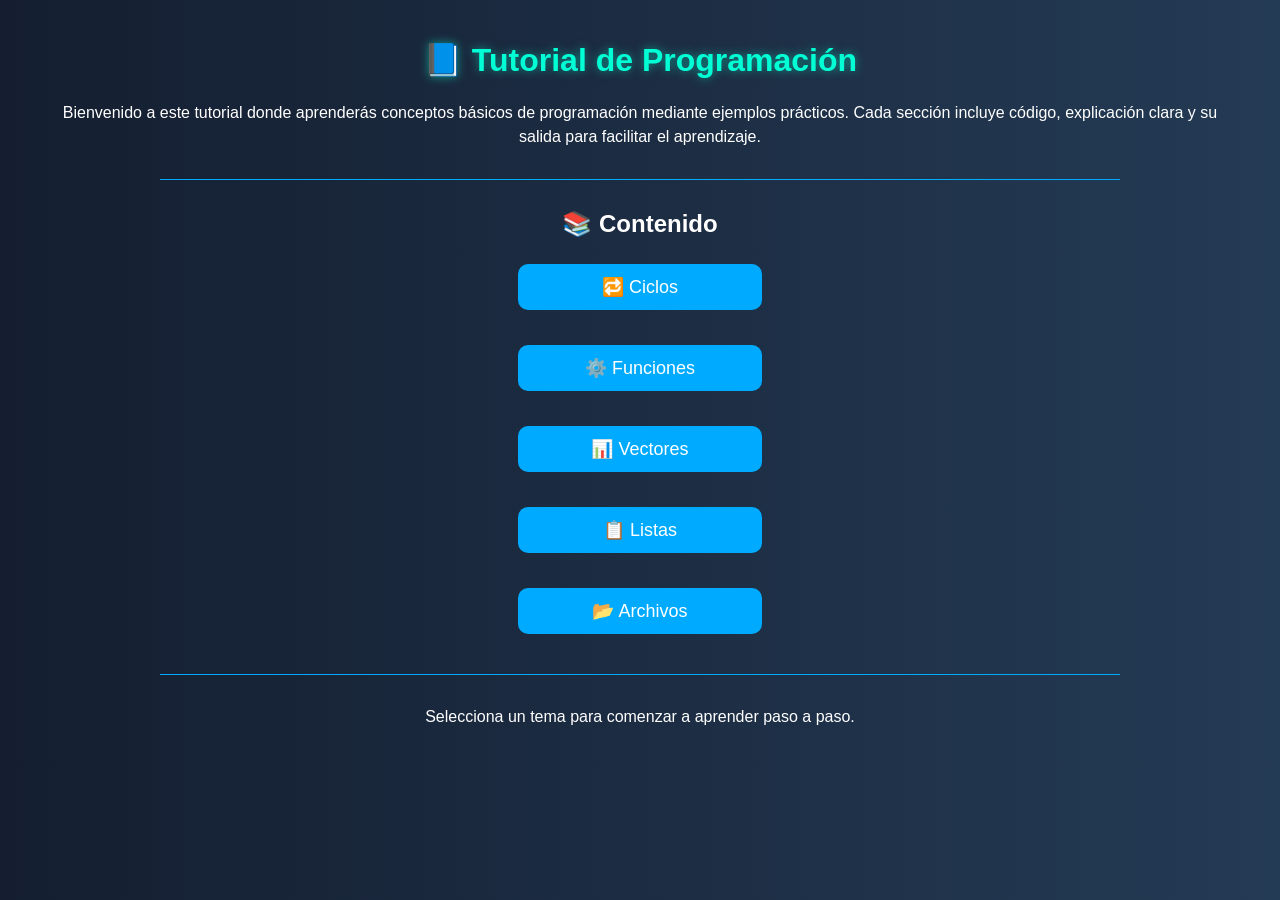
<file: index.html>
<!DOCTYPE html>
<html>
<head>
    <title>Tutorial de Programación</title>
    <link rel="stylesheet" href="estilos.css">
</head>

<body>

<div class="container">

    <h1>📘 Tutorial de Programación</h1>

    <p>
    Bienvenido a este tutorial donde aprenderás conceptos básicos de programación mediante ejemplos prácticos.
    Cada sección incluye código, explicación clara y su salida para facilitar el aprendizaje.
    </p>

    <hr>

    <h2>📚 Contenido</h2>

    <ul>
        <li><a href="ciclos.html">🔁 Ciclos</a></li>
        <li><a href="funciones.html">⚙️ Funciones</a></li>
        <li><a href="vectores.html">📊 Vectores</a></li>
        <li><a href="listas.html">📋 Listas</a></li>
        <li><a href="archivos.html">📂 Archivos</a></li>
    </ul>

    <hr>

    <p>
        Selecciona un tema para comenzar a aprender paso a paso.
    </p>

</div>

</body>
</html>
</file>
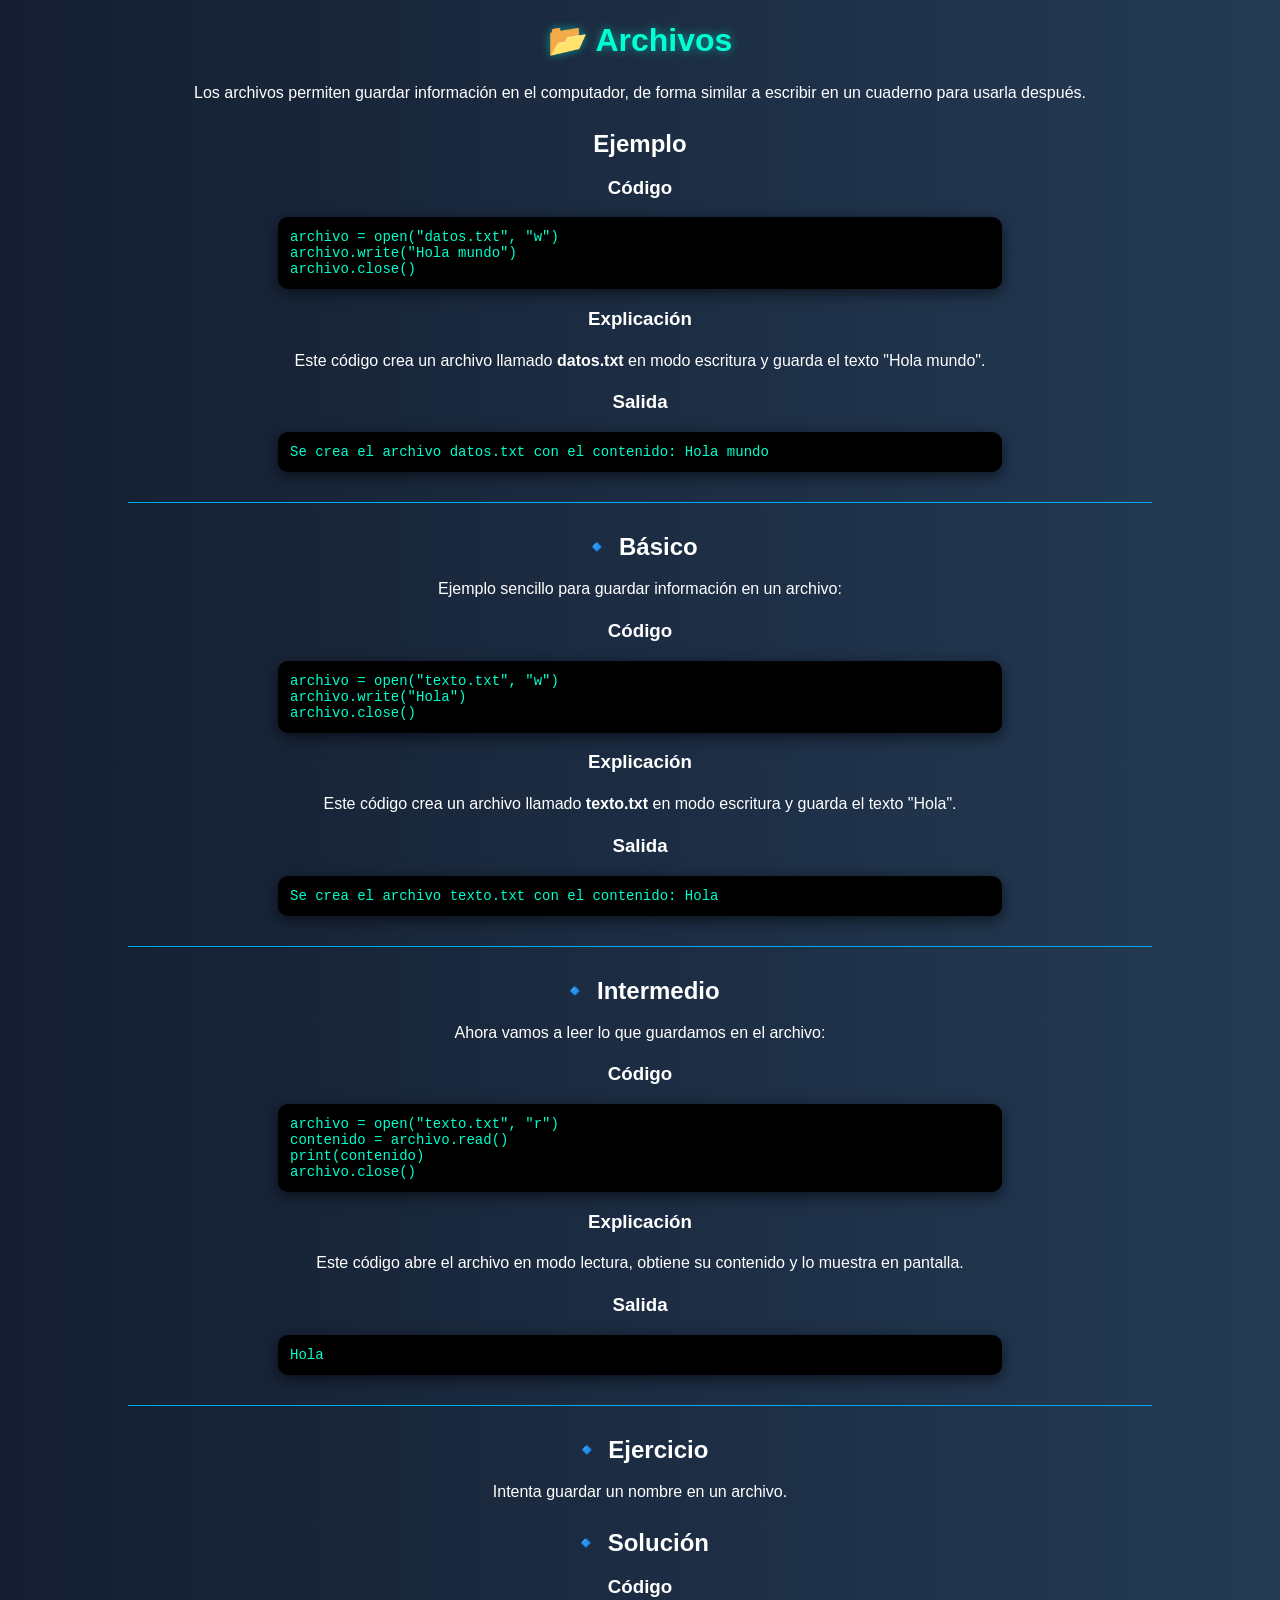
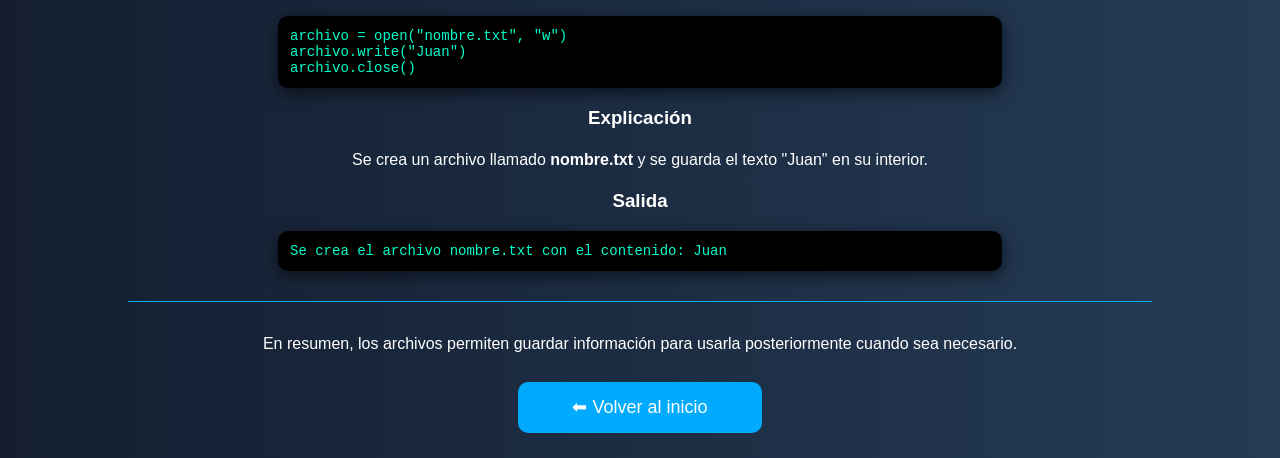
<file: archivos.html>
<!DOCTYPE html>
<html>
<head>
    <title>Archivos</title>
    <link rel="stylesheet" href="estilos.css">
</head>

<body>

<h1>📂 Archivos</h1>

<p>
Los archivos permiten guardar información en el computador, de forma similar a escribir en un cuaderno para usarla después.
</p>

<!-- ================== EJEMPLO ================== -->

<h2>Ejemplo</h2>

<h3>Código</h3>
<pre>
archivo = open("datos.txt", "w")
archivo.write("Hola mundo")
archivo.close()
</pre>

<h3>Explicación</h3>
<p>
Este código crea un archivo llamado <strong>datos.txt</strong> en modo escritura y guarda el texto "Hola mundo".
</p>

<h3>Salida</h3>
<pre>
Se crea el archivo datos.txt con el contenido: Hola mundo
</pre>

<hr>

<!-- ================== BÁSICO ================== -->

<h2>🔹 Básico</h2>

<p>Ejemplo sencillo para guardar información en un archivo:</p>

<h3>Código</h3>
<pre>
archivo = open("texto.txt", "w")
archivo.write("Hola")
archivo.close()
</pre>

<h3>Explicación</h3>
<p>
Este código crea un archivo llamado <strong>texto.txt</strong> en modo escritura y guarda el texto "Hola".
</p>

<h3>Salida</h3>
<pre>
Se crea el archivo texto.txt con el contenido: Hola
</pre>

<hr>

<!-- ================== INTERMEDIO ================== -->

<h2>🔹 Intermedio</h2>

<p>Ahora vamos a leer lo que guardamos en el archivo:</p>

<h3>Código</h3>
<pre>
archivo = open("texto.txt", "r")
contenido = archivo.read()
print(contenido)
archivo.close()
</pre>

<h3>Explicación</h3>
<p>
Este código abre el archivo en modo lectura, obtiene su contenido y lo muestra en pantalla.
</p>

<h3>Salida</h3>
<pre>
Hola
</pre>

<hr>

<!-- ================== EJERCICIO ================== -->

<h2>🔹 Ejercicio</h2>

<p>
Intenta guardar un nombre en un archivo.
</p>

<h2>🔹 Solución</h2>

<h3>Código</h3>
<pre>
archivo = open("nombre.txt", "w")
archivo.write("Juan")
archivo.close()
</pre>

<h3>Explicación</h3>
<p>
Se crea un archivo llamado <strong>nombre.txt</strong> y se guarda el texto "Juan" en su interior.
</p>

<h3>Salida</h3>
<pre>
Se crea el archivo nombre.txt con el contenido: Juan
</pre>

<hr>

<!-- ================== CONCLUSIÓN ================== -->

<p>
En resumen, los archivos permiten guardar información para usarla posteriormente cuando sea necesario.
</p>

<p>
<a href="index.html">⬅ Volver al inicio</a>
</p>

</body>
</html>
</file>
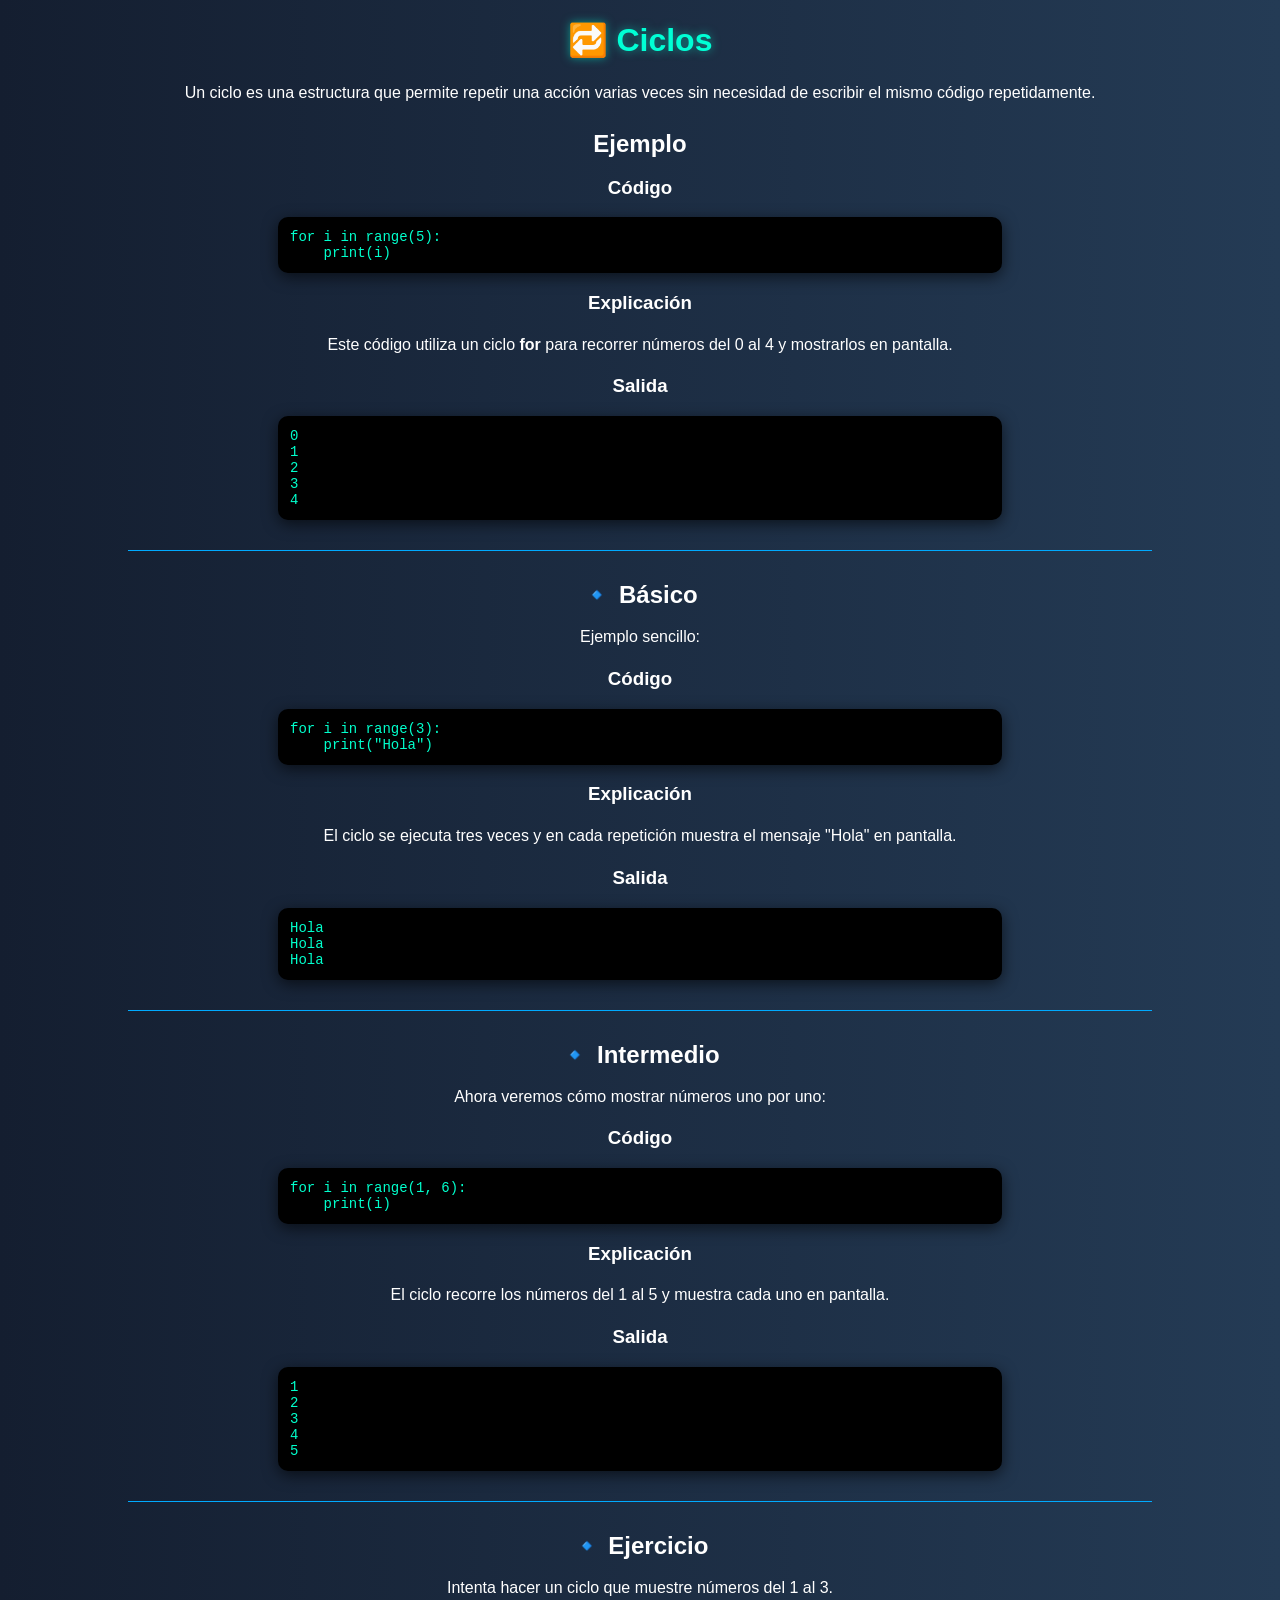
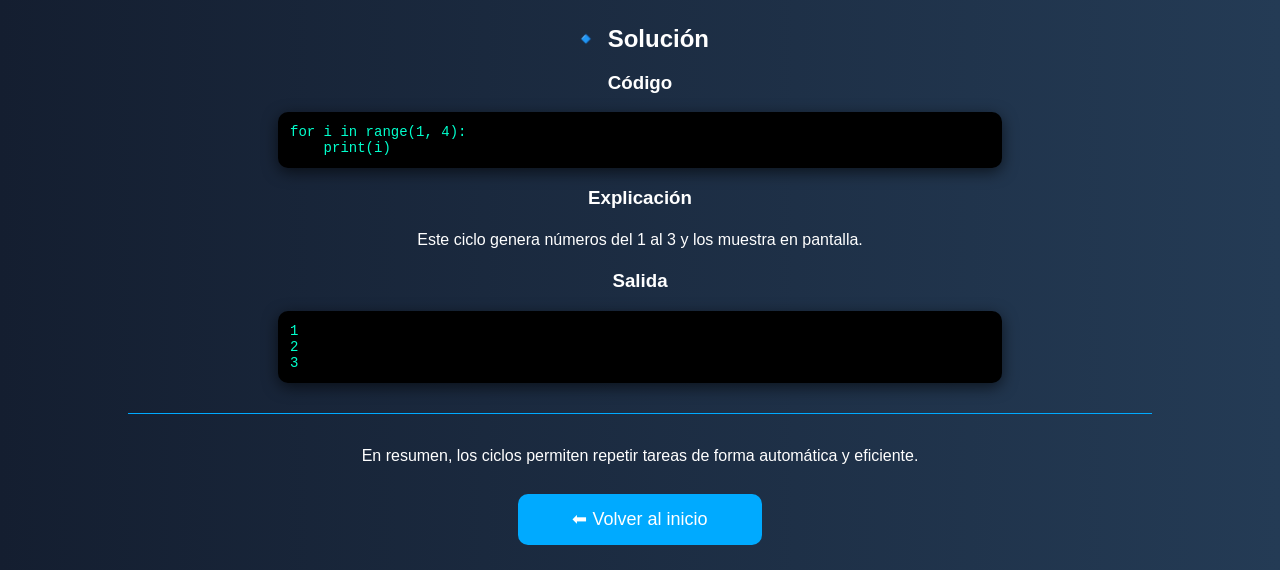
<file: ciclos.html>
<!DOCTYPE html>
<html>
<head>
    <title>Ciclos</title>
    <link rel="stylesheet" href="estilos.css">
</head>

<body>

<h1>🔁 Ciclos</h1>

<p>
Un ciclo es una estructura que permite repetir una acción varias veces sin necesidad de escribir el mismo código repetidamente.
</p>

<!-- ================== EJEMPLO ================== -->

<h2>Ejemplo</h2>

<h3>Código</h3>
<pre>
for i in range(5):
    print(i)
</pre>

<h3>Explicación</h3>
<p>
Este código utiliza un ciclo <strong>for</strong> para recorrer números del 0 al 4 y mostrarlos en pantalla.
</p>

<h3>Salida</h3>
<pre>
0
1
2
3
4
</pre>

<hr>

<!-- ================== BÁSICO ================== -->

<h2>🔹 Básico</h2>

<p>Ejemplo sencillo:</p>

<h3>Código</h3>
<pre>
for i in range(3):
    print("Hola")
</pre>

<h3>Explicación</h3>
<p>
El ciclo se ejecuta tres veces y en cada repetición muestra el mensaje "Hola" en pantalla.
</p>

<h3>Salida</h3>
<pre>
Hola
Hola
Hola
</pre>

<hr>

<!-- ================== INTERMEDIO ================== -->

<h2>🔹 Intermedio</h2>

<p>Ahora veremos cómo mostrar números uno por uno:</p>

<h3>Código</h3>
<pre>
for i in range(1, 6):
    print(i)
</pre>

<h3>Explicación</h3>
<p>
El ciclo recorre los números del 1 al 5 y muestra cada uno en pantalla.
</p>

<h3>Salida</h3>
<pre>
1
2
3
4
5
</pre>

<hr>

<!-- ================== EJERCICIO ================== -->

<h2>🔹 Ejercicio</h2>

<p>
Intenta hacer un ciclo que muestre números del 1 al 3.
</p>

<h2>🔹 Solución</h2>

<h3>Código</h3>
<pre>
for i in range(1, 4):
    print(i)
</pre>

<h3>Explicación</h3>
<p>
Este ciclo genera números del 1 al 3 y los muestra en pantalla.
</p>

<h3>Salida</h3>
<pre>
1
2
3
</pre>

<hr>

<!-- ================== CONCLUSIÓN ================== -->

<p>
En resumen, los ciclos permiten repetir tareas de forma automática y eficiente.
</p>

<p>
<a href="index.html">⬅ Volver al inicio</a>
</p>

</body>
</html>
</file>
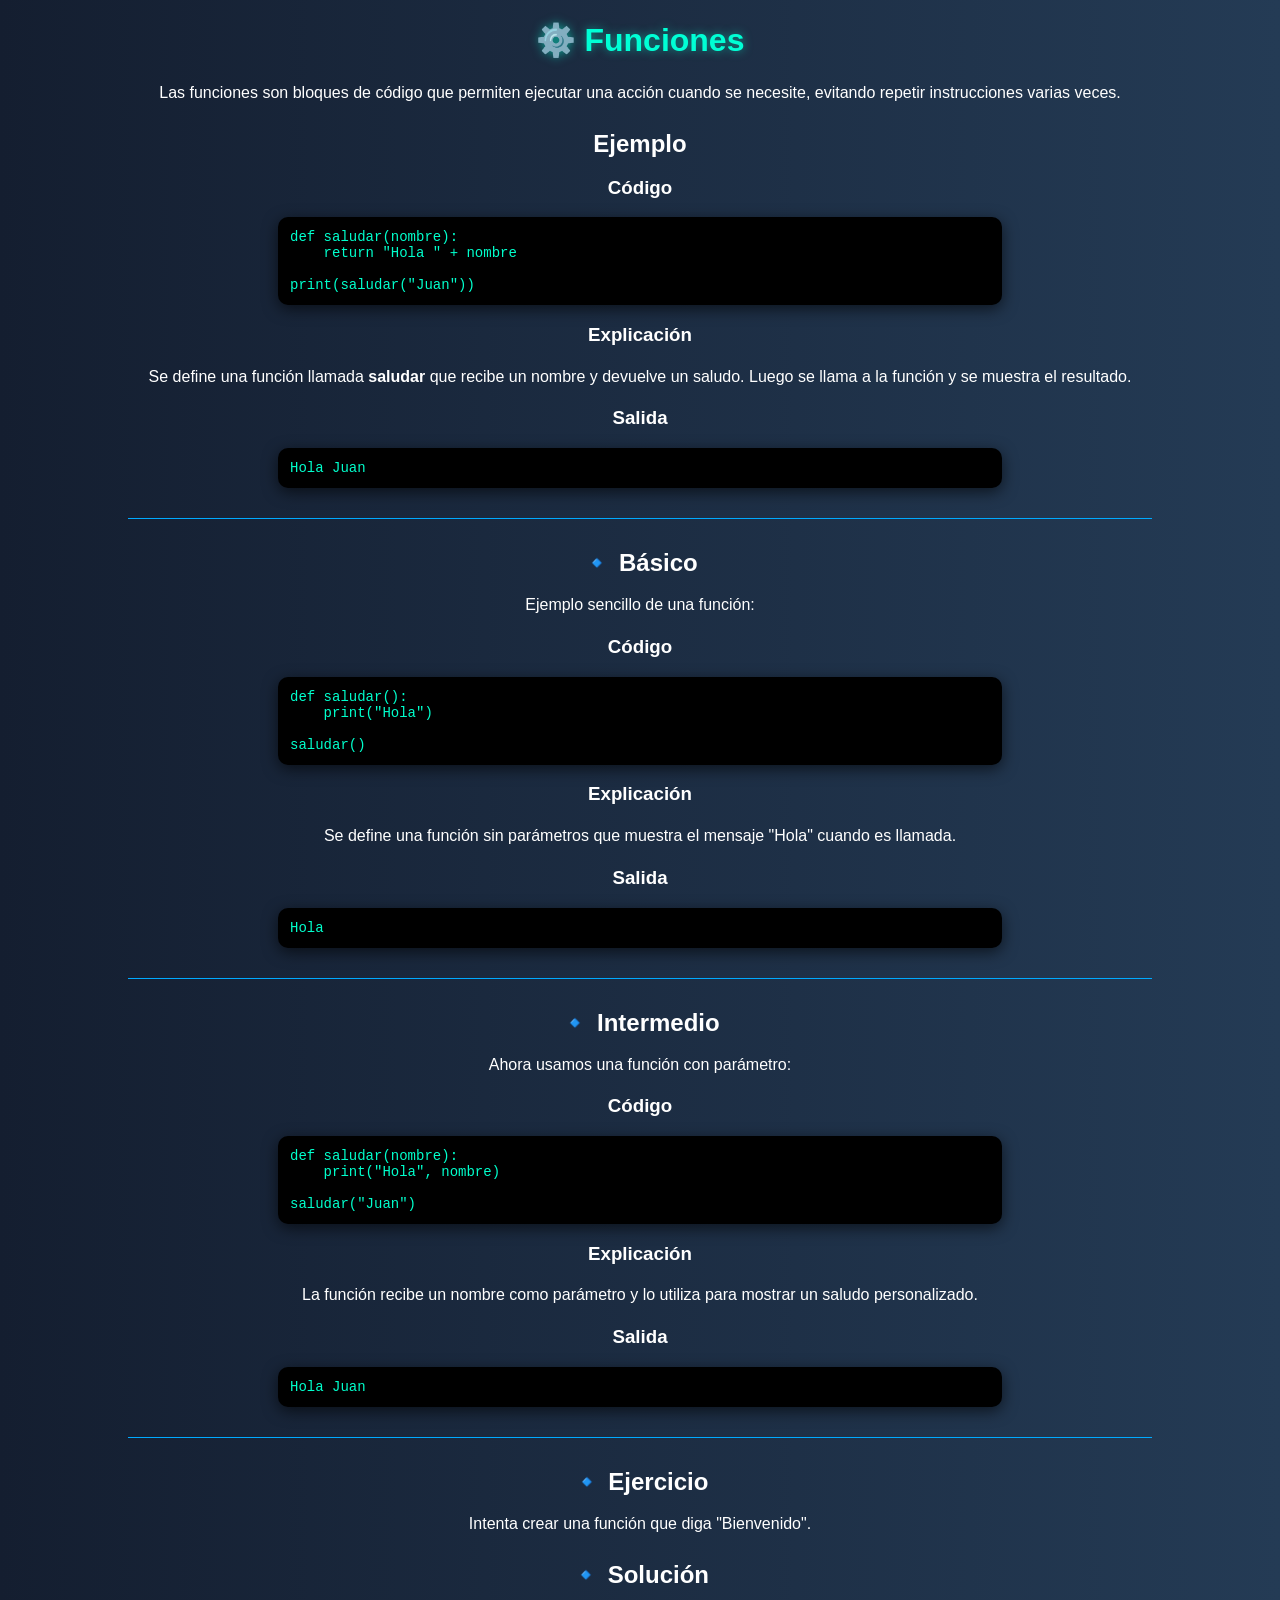
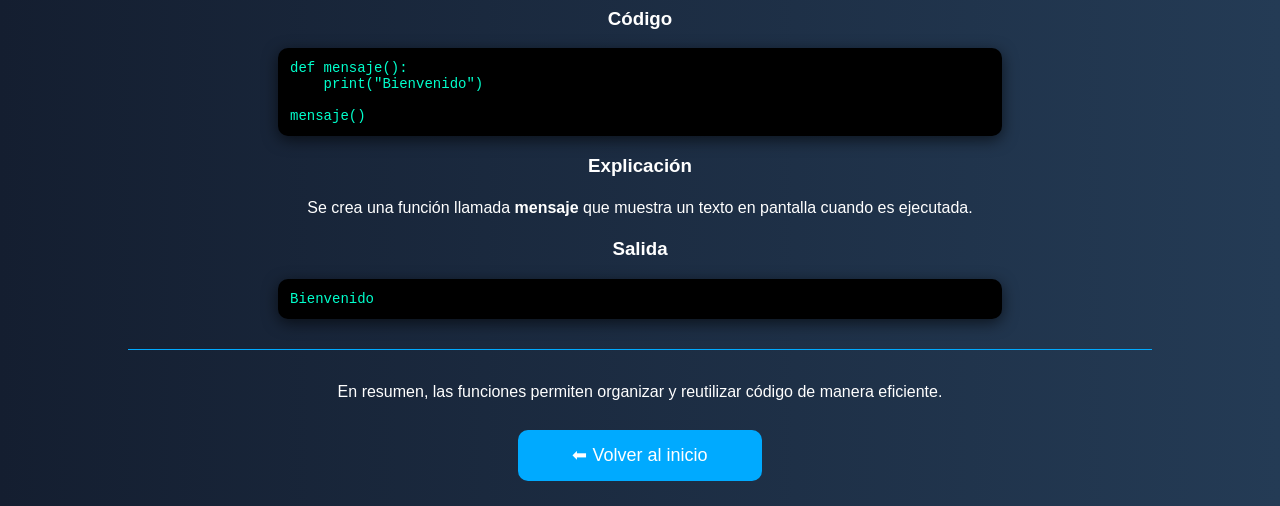
<file: funciones.html>
<!DOCTYPE html>
<html>
<head>
    <title>Funciones</title>
    <link rel="stylesheet" href="estilos.css">
</head>

<body>

<h1>⚙️ Funciones</h1>

<p>
Las funciones son bloques de código que permiten ejecutar una acción cuando se necesite, evitando repetir instrucciones varias veces.
</p>

<!-- ================== EJEMPLO ================== -->

<h2>Ejemplo</h2>

<h3>Código</h3>
<pre>
def saludar(nombre):
    return "Hola " + nombre

print(saludar("Juan"))
</pre>

<h3>Explicación</h3>
<p>
Se define una función llamada <strong>saludar</strong> que recibe un nombre y devuelve un saludo.
Luego se llama a la función y se muestra el resultado.
</p>

<h3>Salida</h3>
<pre>
Hola Juan
</pre>

<hr>

<!-- ================== BÁSICO ================== -->

<h2>🔹 Básico</h2>

<p>Ejemplo sencillo de una función:</p>

<h3>Código</h3>
<pre>
def saludar():
    print("Hola")

saludar()
</pre>

<h3>Explicación</h3>
<p>
Se define una función sin parámetros que muestra el mensaje "Hola" cuando es llamada.
</p>

<h3>Salida</h3>
<pre>
Hola
</pre>

<hr>

<!-- ================== INTERMEDIO ================== -->

<h2>🔹 Intermedio</h2>

<p>Ahora usamos una función con parámetro:</p>

<h3>Código</h3>
<pre>
def saludar(nombre):
    print("Hola", nombre)

saludar("Juan")
</pre>

<h3>Explicación</h3>
<p>
La función recibe un nombre como parámetro y lo utiliza para mostrar un saludo personalizado.
</p>

<h3>Salida</h3>
<pre>
Hola Juan
</pre>

<hr>

<!-- ================== EJERCICIO ================== -->

<h2>🔹 Ejercicio</h2>

<p>
Intenta crear una función que diga "Bienvenido".
</p>

<h2>🔹 Solución</h2>

<h3>Código</h3>
<pre>
def mensaje():
    print("Bienvenido")

mensaje()
</pre>

<h3>Explicación</h3>
<p>
Se crea una función llamada <strong>mensaje</strong> que muestra un texto en pantalla cuando es ejecutada.
</p>

<h3>Salida</h3>
<pre>
Bienvenido
</pre>

<hr>

<!-- ================== CONCLUSIÓN ================== -->

<p>
En resumen, las funciones permiten organizar y reutilizar código de manera eficiente.
</p>

<p>
<a href="index.html">⬅ Volver al inicio</a>
</p>

</body>
</html>
</file>
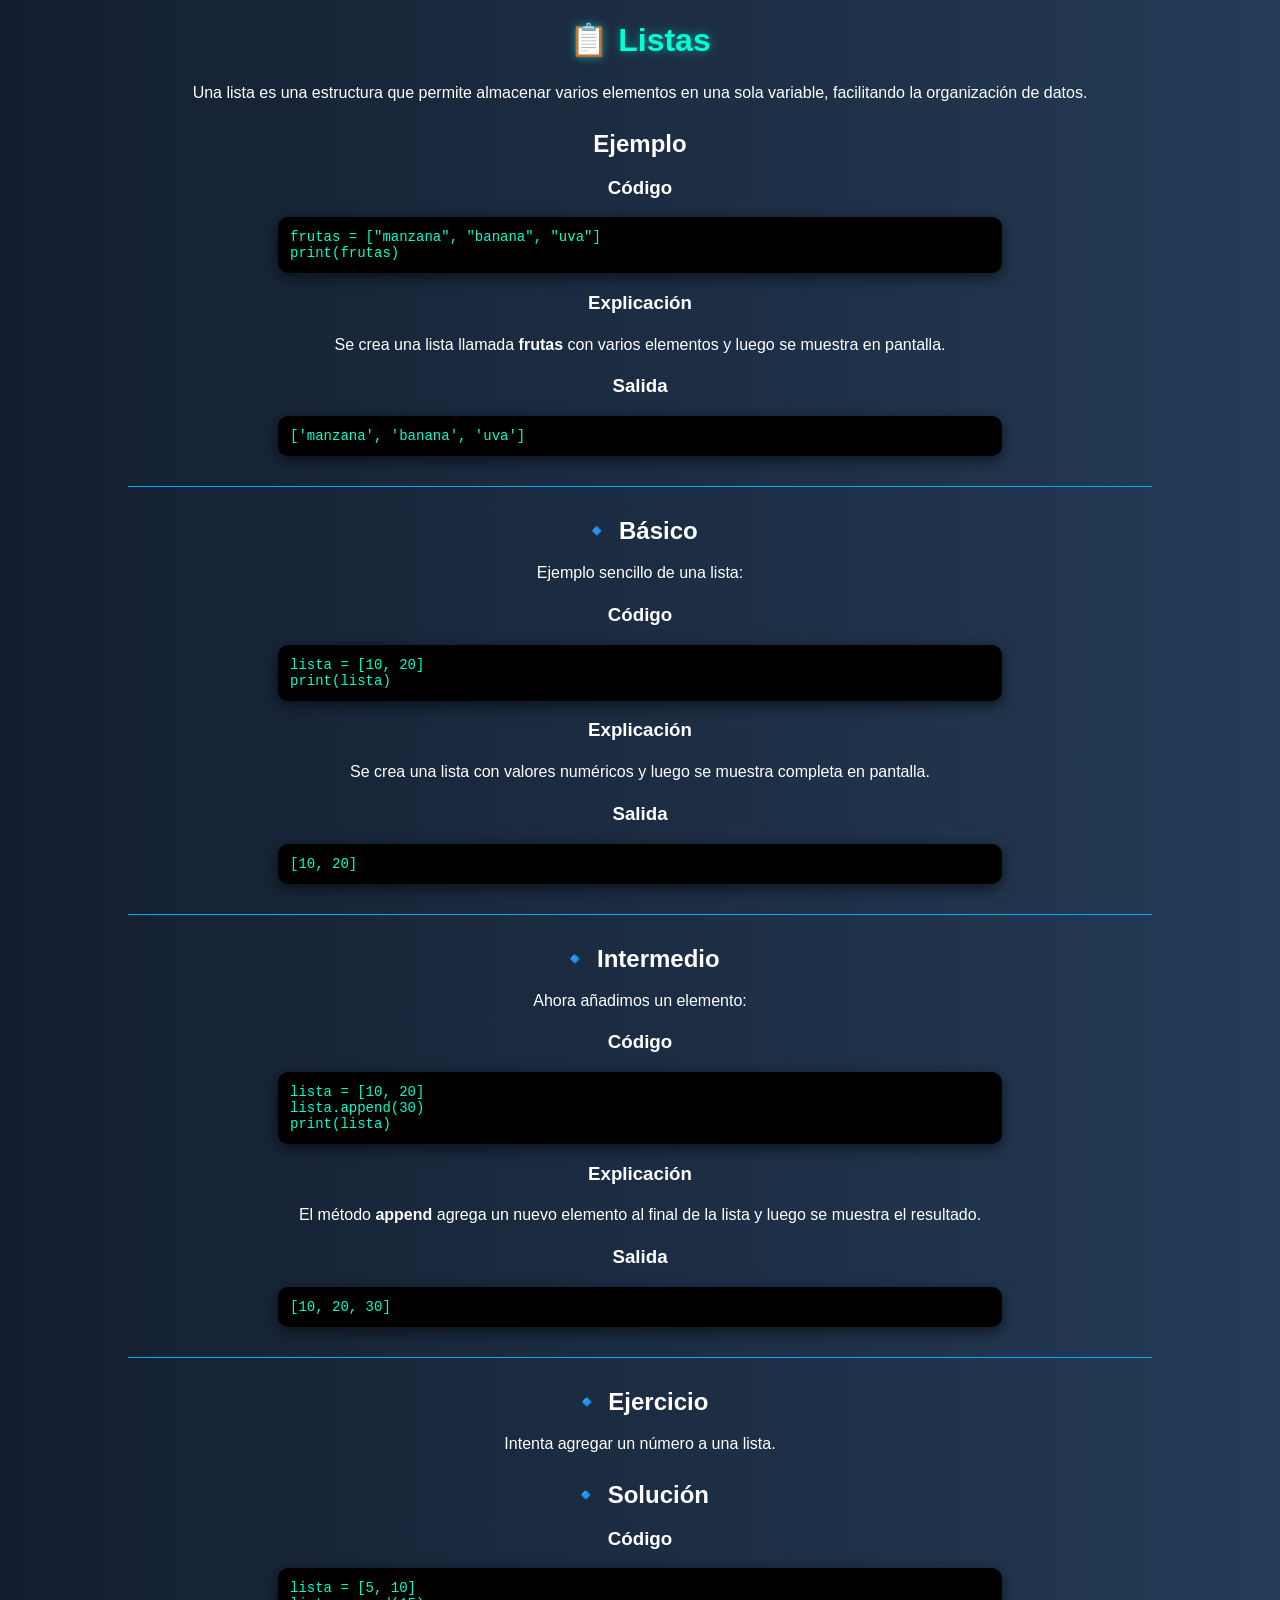
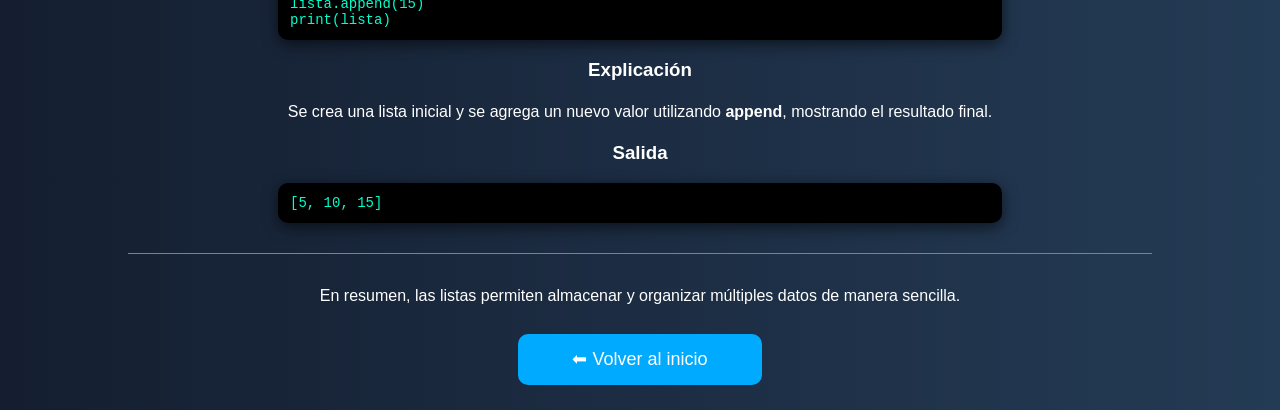
<file: listas.html>
<!DOCTYPE html>
<html>
<head>
    <title>Listas</title>
    <link rel="stylesheet" href="estilos.css">
</head>

<body>

<h1>📋 Listas</h1>

<p>
Una lista es una estructura que permite almacenar varios elementos en una sola variable, facilitando la organización de datos.
</p>

<!-- ================== EJEMPLO ================== -->

<h2>Ejemplo</h2>

<h3>Código</h3>
<pre>
frutas = ["manzana", "banana", "uva"]
print(frutas)
</pre>

<h3>Explicación</h3>
<p>
Se crea una lista llamada <strong>frutas</strong> con varios elementos y luego se muestra en pantalla.
</p>

<h3>Salida</h3>
<pre>
['manzana', 'banana', 'uva']
</pre>

<hr>

<!-- ================== BÁSICO ================== -->

<h2>🔹 Básico</h2>

<p>Ejemplo sencillo de una lista:</p>

<h3>Código</h3>
<pre>
lista = [10, 20]
print(lista)
</pre>

<h3>Explicación</h3>
<p>
Se crea una lista con valores numéricos y luego se muestra completa en pantalla.
</p>

<h3>Salida</h3>
<pre>
[10, 20]
</pre>

<hr>

<!-- ================== INTERMEDIO ================== -->

<h2>🔹 Intermedio</h2>

<p>Ahora añadimos un elemento:</p>

<h3>Código</h3>
<pre>
lista = [10, 20]
lista.append(30)
print(lista)
</pre>

<h3>Explicación</h3>
<p>
El método <strong>append</strong> agrega un nuevo elemento al final de la lista y luego se muestra el resultado.
</p>

<h3>Salida</h3>
<pre>
[10, 20, 30]
</pre>

<hr>

<!-- ================== EJERCICIO ================== -->

<h2>🔹 Ejercicio</h2>

<p>
Intenta agregar un número a una lista.
</p>

<h2>🔹 Solución</h2>

<h3>Código</h3>
<pre>
lista = [5, 10]
lista.append(15)
print(lista)
</pre>

<h3>Explicación</h3>
<p>
Se crea una lista inicial y se agrega un nuevo valor utilizando <strong>append</strong>, mostrando el resultado final.
</p>

<h3>Salida</h3>
<pre>
[5, 10, 15]
</pre>

<hr>

<!-- ================== CONCLUSIÓN ================== -->

<p>
En resumen, las listas permiten almacenar y organizar múltiples datos de manera sencilla.
</p>

<p>
<a href="index.html">⬅ Volver al inicio</a>
</p>

</body>
</html>
</file>
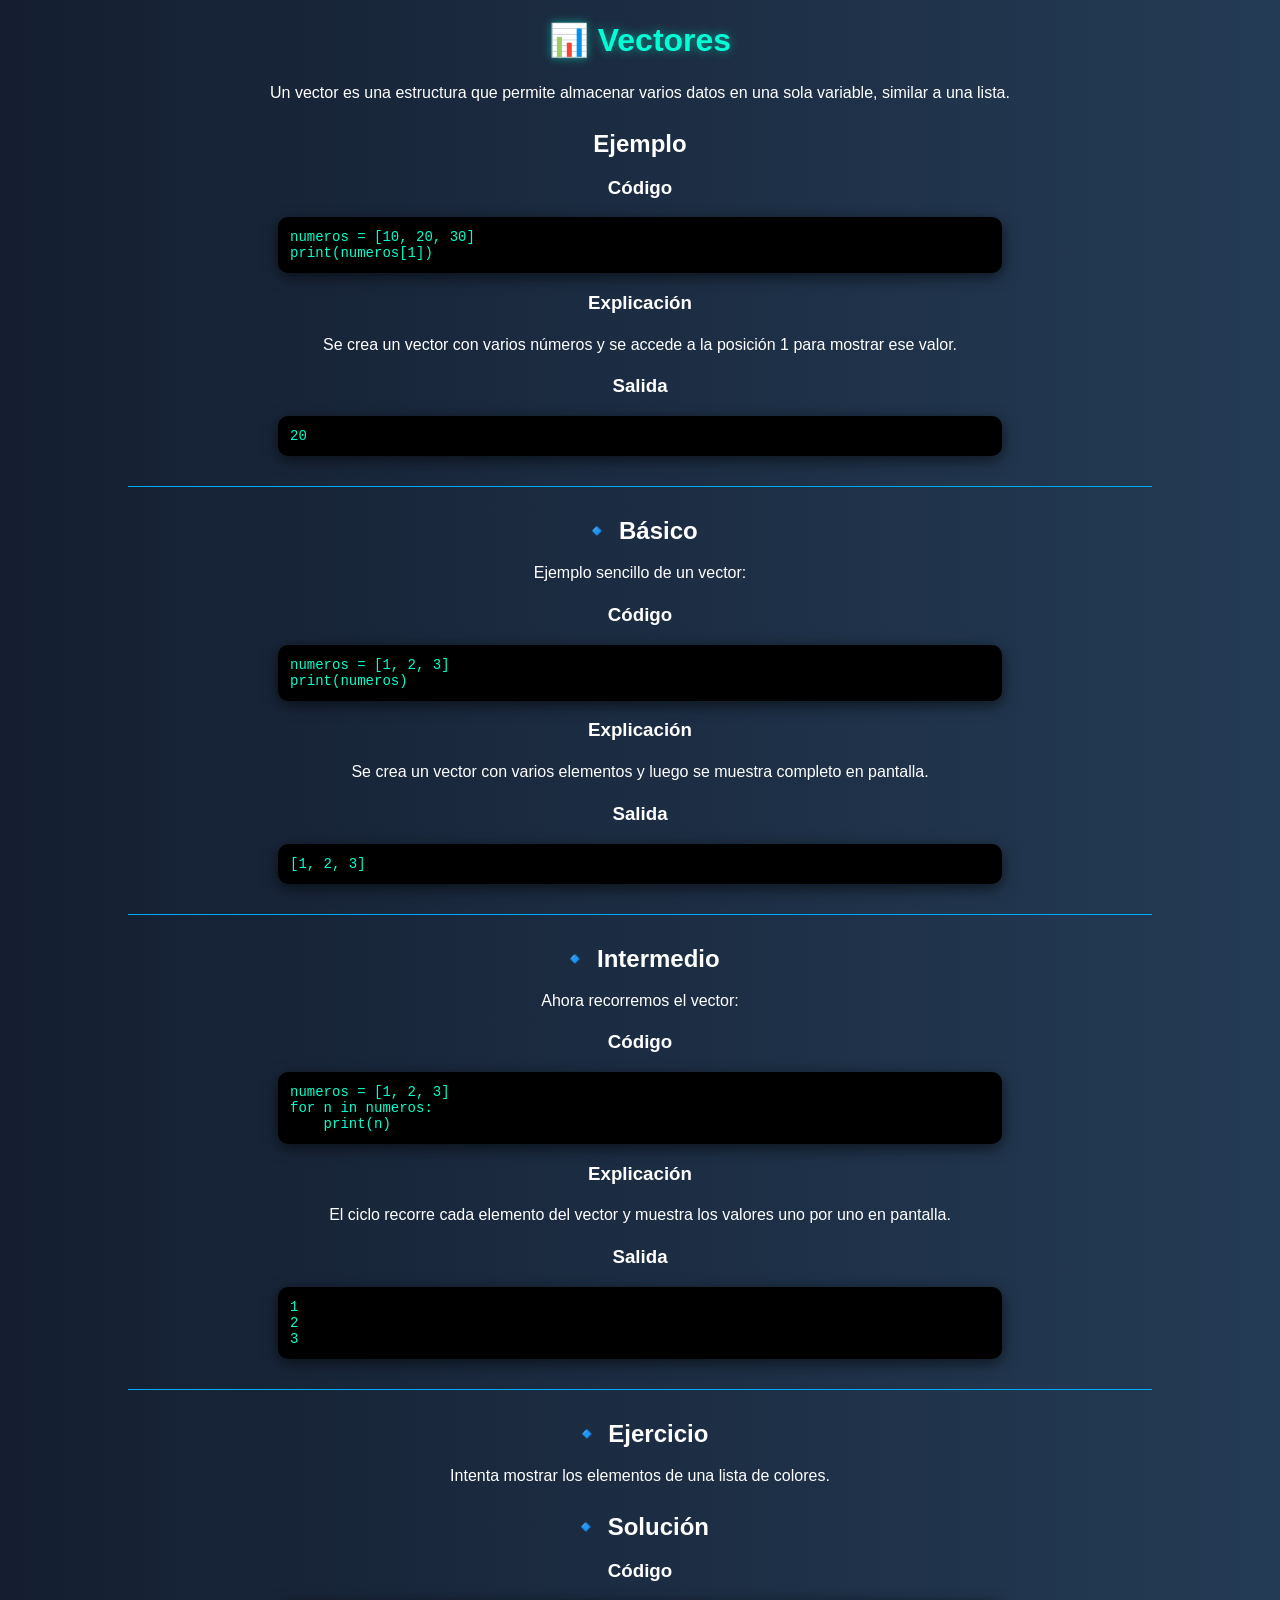
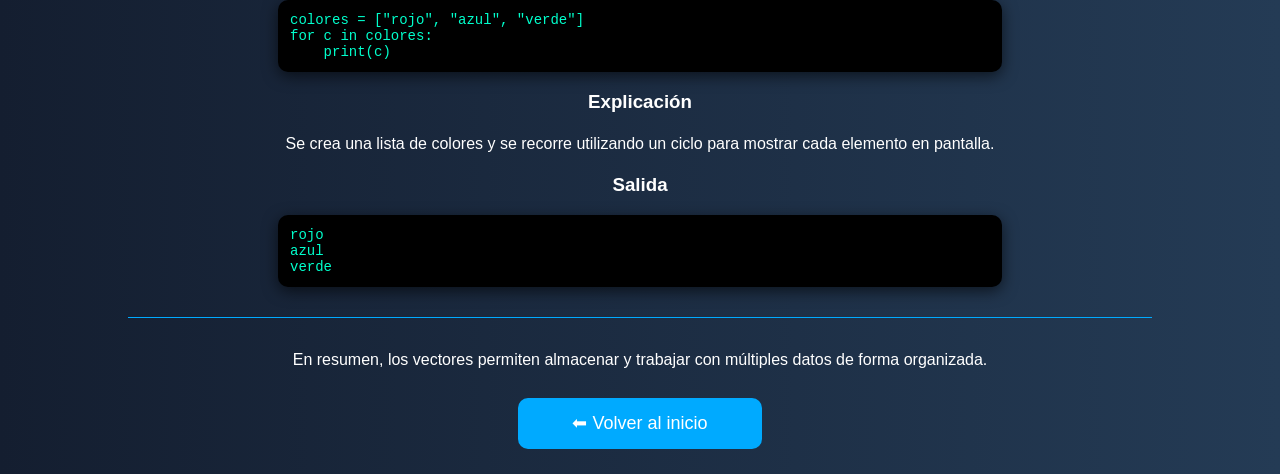
<file: vectores.html>
<!DOCTYPE html>
<html>
<head>
    <title>Vectores</title>
    <link rel="stylesheet" href="estilos.css">
</head>

<body>

<h1>📊 Vectores</h1>

<p>
Un vector es una estructura que permite almacenar varios datos en una sola variable, similar a una lista.
</p>

<!-- ================== EJEMPLO ================== -->

<h2>Ejemplo</h2>

<h3>Código</h3>
<pre>
numeros = [10, 20, 30]
print(numeros[1])
</pre>

<h3>Explicación</h3>
<p>
Se crea un vector con varios números y se accede a la posición 1 para mostrar ese valor.
</p>

<h3>Salida</h3>
<pre>
20
</pre>

<hr>

<!-- ================== BÁSICO ================== -->

<h2>🔹 Básico</h2>

<p>Ejemplo sencillo de un vector:</p>

<h3>Código</h3>
<pre>
numeros = [1, 2, 3]
print(numeros)
</pre>

<h3>Explicación</h3>
<p>
Se crea un vector con varios elementos y luego se muestra completo en pantalla.
</p>

<h3>Salida</h3>
<pre>
[1, 2, 3]
</pre>

<hr>

<!-- ================== INTERMEDIO ================== -->

<h2>🔹 Intermedio</h2>

<p>Ahora recorremos el vector:</p>

<h3>Código</h3>
<pre>
numeros = [1, 2, 3]
for n in numeros:
    print(n)
</pre>

<h3>Explicación</h3>
<p>
El ciclo recorre cada elemento del vector y muestra los valores uno por uno en pantalla.
</p>

<h3>Salida</h3>
<pre>
1
2
3
</pre>

<hr>

<!-- ================== EJERCICIO ================== -->

<h2>🔹 Ejercicio</h2>

<p>
Intenta mostrar los elementos de una lista de colores.
</p>

<h2>🔹 Solución</h2>

<h3>Código</h3>
<pre>
colores = ["rojo", "azul", "verde"]
for c in colores:
    print(c)
</pre>

<h3>Explicación</h3>
<p>
Se crea una lista de colores y se recorre utilizando un ciclo para mostrar cada elemento en pantalla.
</p>

<h3>Salida</h3>
<pre>
rojo
azul
verde
</pre>

<hr>

<!-- ================== CONCLUSIÓN ================== -->

<p>
En resumen, los vectores permiten almacenar y trabajar con múltiples datos de forma organizada.
</p>

<p>
<a href="index.html">⬅ Volver al inicio</a>
</p>

</body>
</html>
</file>
<file: estilos.css>
body {
    font-family: Arial, sans-serif;
    background: linear-gradient(to right, #141e30, #243b55);
    color: white;
    text-align: center;
    margin: 0;
    min-height: 100vh;
}

/* CONTENEDOR */
.container {
    max-width: 1200px;
    margin: auto;
    padding: 20px;
    animation: fadeIn 0.8s ease;
}

/* ANIMACIÓN AL CARGAR */
@keyframes fadeIn {
    from {
        opacity: 0;
        transform: translateY(10px);
    }
    to {
        opacity: 1;
        transform: translateY(0);
    }
}

/* TÍTULO PRINCIPAL */
h1 {
    color: #00ffd5;
    text-shadow: 0 0 10px rgba(0, 255, 213, 0.5);
}

/* SUBTÍTULOS */
h2 {
    margin-top: 25px;
    margin-bottom: 10px;
}

/* TEXTO */
p {
    margin-bottom: 15px;
    line-height: 1.5;
}

/* LISTAS */
ul {
    list-style: none;
    padding: 0;
}

li {
    margin: 15px 0;
}

/* BOTONES / LINKS */
a {
    text-decoration: none;
    color: white;
    font-size: 18px;
    background-color: #00aaff;
    padding: 12px;
    border-radius: 10px;
    display: inline-block;
    width: 220px;
    margin: 10px;
    transition: all 0.3s ease;
}

a:hover {
    background-color: #ff9800;
    transform: scale(1.05);
}

/* BLOQUES DE CÓDIGO */
pre {
    background-color: #000;
    color: #00ffcc;
    padding: 12px;
    border-radius: 10px;
    text-align: left;
    box-shadow: 0 4px 15px rgba(0, 0, 0, 0.6);
    max-width: 700px;
    margin: 15px auto;
    font-size: 14px;
    overflow-x: auto;
    transition: 0.3s;
}

pre:hover {
    transform: scale(1.02);
}

/* LÍNEAS SEPARADORAS */
hr {
    border: none;
    height: 1px;
    background: #00aaff;
    margin: 30px auto;
    width: 80%;
}
</file>
